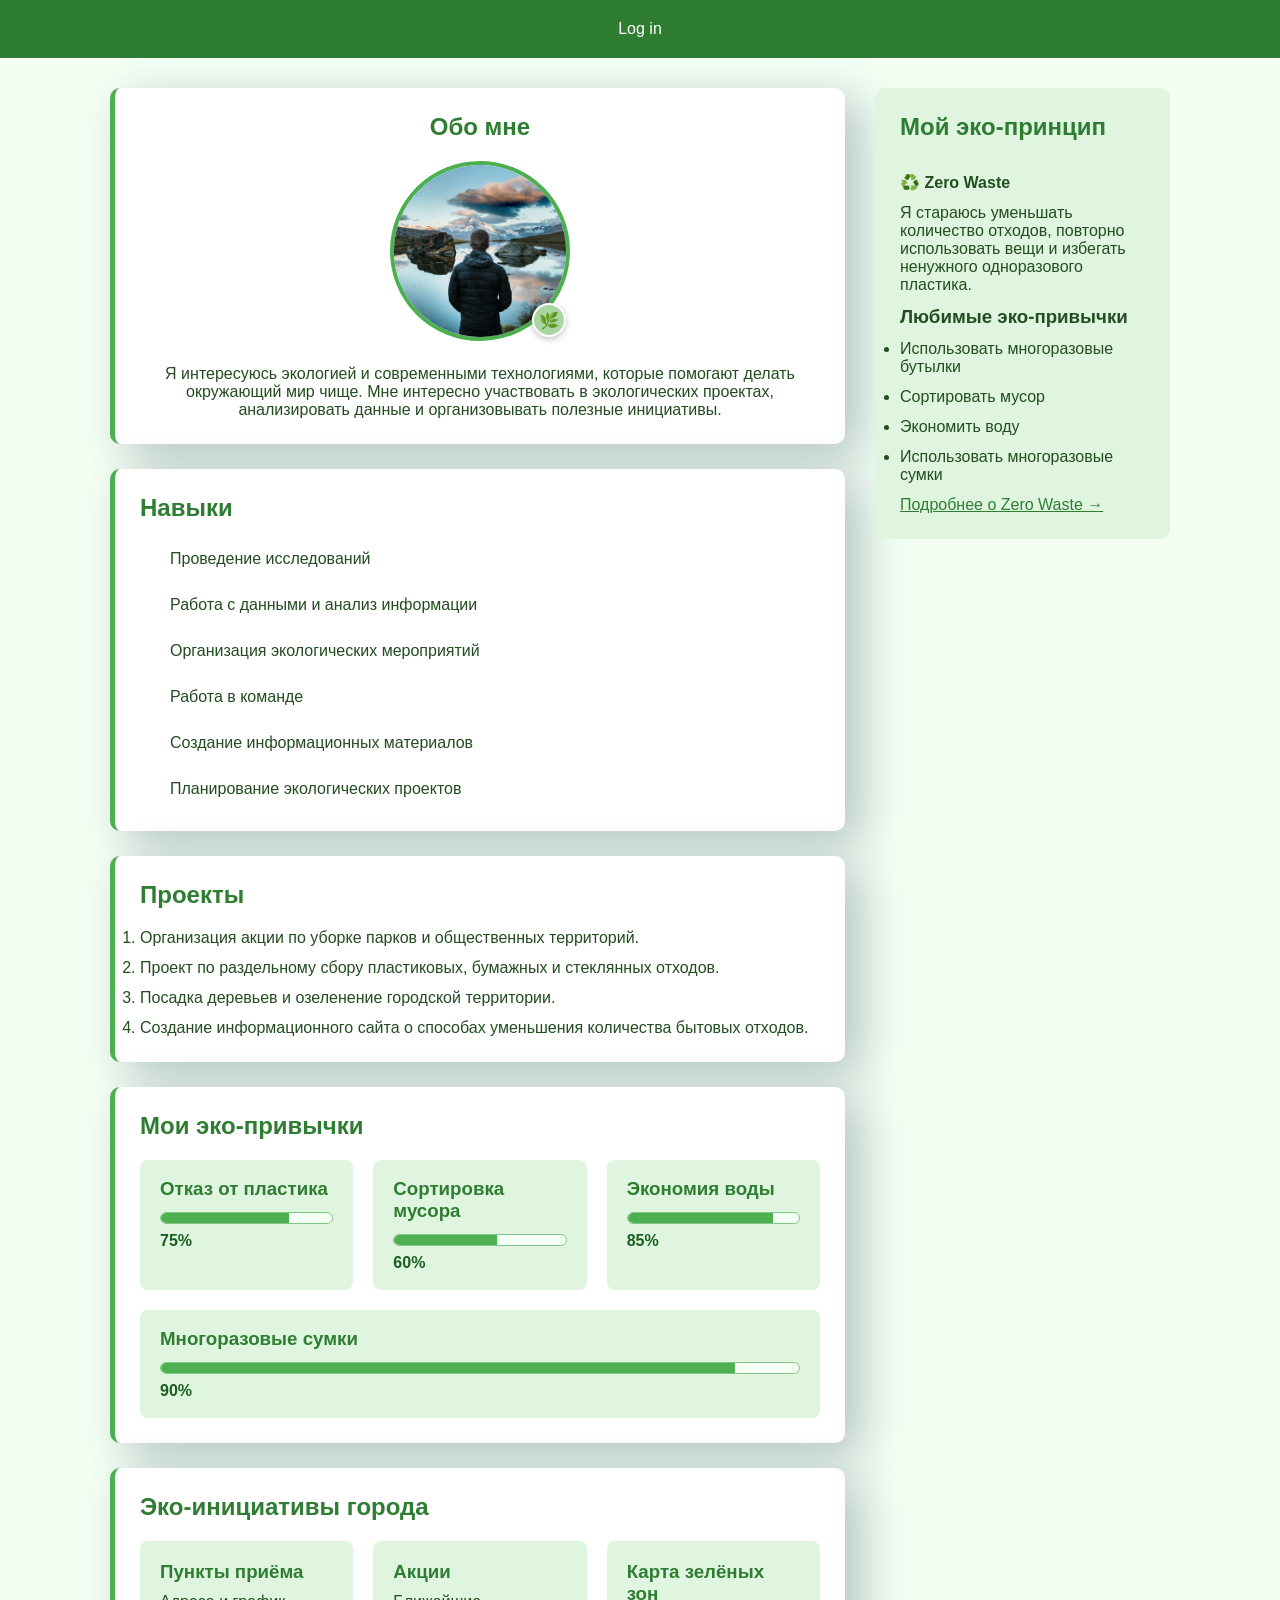
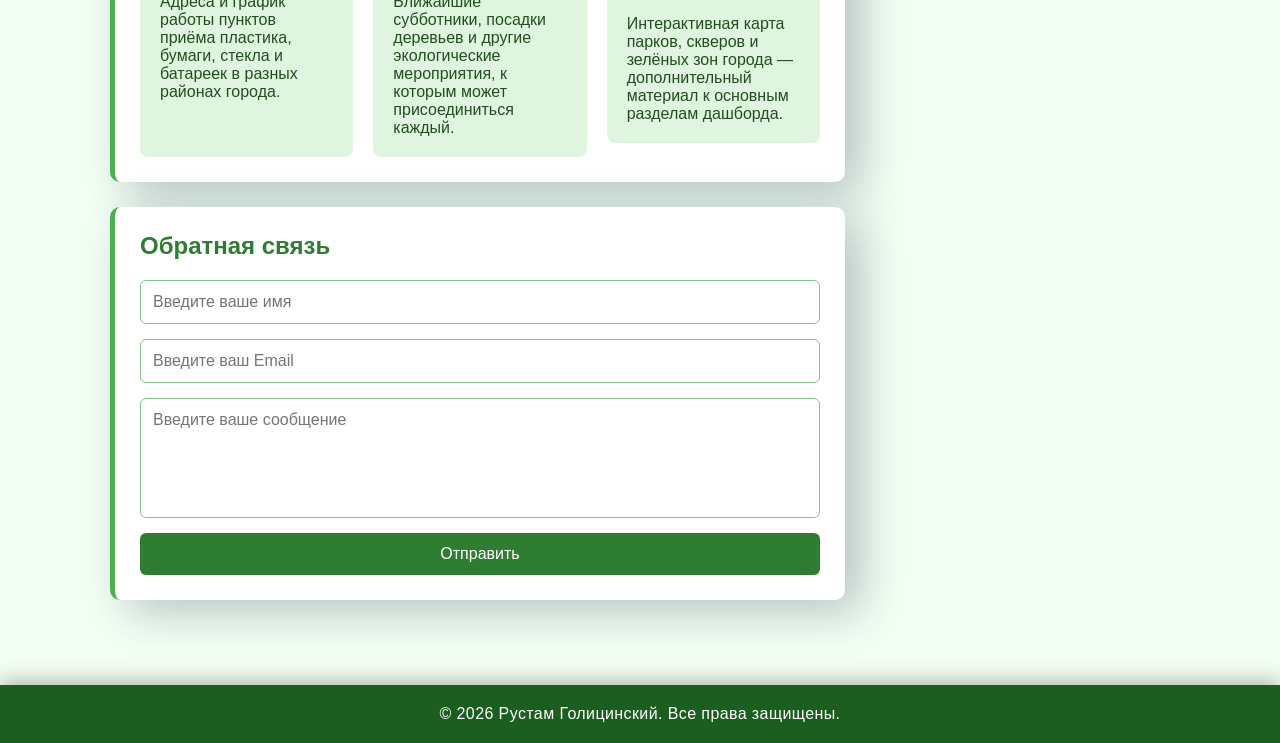
<file: index.html>
<!DOCTYPE html>
<html lang="ru">
<head>
    <meta charset="UTF-8">
    <meta name="viewport" content="width=device-width, initial-scale=1.0">
    <title>О себе — Эко-активист</title>
    <link rel="stylesheet" href="style.css">
</head>
<body>
    <script src="./main.js" defer></script>
<header class="header">
    <a href="#!" id="login-link">Log in</a>
</header>

<div id="login-section" class="hidden">
        <form id="login-form">
            <button type="button" id="close-login" aria-label="Закрыть">&times;</button>
            <label for="access-code">Код доступа:</label>
            <input type="password" id="access-code" required>
            <button type="submit">Войти</button>
        </form>
</div>


        <section id="profile-section" class="hidden">
            <h2 id="profile-greeting"></h2>
        </section>




<div class="container">



    <main>

        <section class="about">
            <h2>Обо мне</h2>

            <div class="avatar-wrap">
                <img
                    src="./image/avatar.jpg!d"
                    alt="Аватар эко-активиста"
                    width="180"
                    height="180"
                    style="border-radius: 50%;"
                >
            </div>

            <p>
                Я интересуюсь экологией и современными технологиями,
                которые помогают делать окружающий мир чище.
                Мне интересно участвовать в экологических проектах,
                анализировать данные и организовывать полезные инициативы.
            </p>
        </section>

        <section>
            <h2>Навыки</h2>

            <ul class="skills">
                <li>Проведение исследований</li>
                <li>Работа с данными и анализ информации</li>
                <li>Организация экологических мероприятий</li>
                <li>Работа в команде</li>
                <li>Создание информационных материалов</li>
                <li>Планирование экологических проектов</li>
            </ul>
        </section>

        <section>
            <h2>Проекты</h2>

            <ol class="projects">
                <li>
                    Организация акции по уборке парков и общественных территорий.
                </li>

                <li>
                    Проект по раздельному сбору пластиковых,
                    бумажных и стеклянных отходов.
                </li>

                <li>
                    Посадка деревьев и озеленение городской территории.
                </li>

                <li>
                    Создание информационного сайта
                    о способах уменьшения количества бытовых отходов.
                </li>
            </ol>
        </section>

        <section class="habits-tracker">
            <h2>Мои эко-привычки</h2>

            <div class="habit-cards">
                <div class="habit-card">
                    <h3>Отказ от пластика</h3>
                    <div
                        class="progress-bar"
                        role="progressbar"
                        aria-valuenow="75"
                        aria-valuemin="0"
                        aria-valuemax="100"
                        aria-label="Отказ от пластика: 75%"
                    >
                        <div class="progress-bar__fill" style="width: 75%;"></div>
                    </div>
                    <p class="progress-bar__label">75%</p>
                </div>

                <div class="habit-card">
                    <h3>Сортировка мусора</h3>
                    <div
                        class="progress-bar"
                        role="progressbar"
                        aria-valuenow="60"
                        aria-valuemin="0"
                        aria-valuemax="100"
                        aria-label="Сортировка мусора: 60%"
                    >
                        <div class="progress-bar__fill" style="width: 60%;"></div>
                    </div>
                    <p class="progress-bar__label">60%</p>
                </div>

                <div class="habit-card">
                    <h3>Экономия воды</h3>
                    <div
                        class="progress-bar"
                        role="progressbar"
                        aria-valuenow="85"
                        aria-valuemin="0"
                        aria-valuemax="100"
                        aria-label="Экономия воды: 85%"
                    >
                        <div class="progress-bar__fill" style="width: 85%;"></div>
                    </div>
                    <p class="progress-bar__label">85%</p>
                </div>

                <div class="habit-card">
                    <h3>Многоразовые сумки</h3>
                    <div
                        class="progress-bar"
                        role="progressbar"
                        aria-valuenow="90"
                        aria-valuemin="0"
                        aria-valuemax="100"
                        aria-label="Многоразовые сумки: 90%"
                    >
                        <div class="progress-bar__fill" style="width: 90%;"></div>
                    </div>
                    <p class="progress-bar__label">90%</p>
                </div>
            </div>
        </section>

        <section class="city-dashboard">
            <h2>Эко-инициативы города</h2>

            <div class="dashboard-grid">
                <div class="dashboard-block">
                    <h3>Пункты приёма</h3>
                    <p>
                        Адреса и график работы пунктов приёма
                        пластика, бумаги, стекла и батареек
                        в разных районах города.
                    </p>
                </div>

                <div class="dashboard-block">
                    <h3>Акции</h3>
                    <p>
                        Ближайшие субботники, посадки деревьев
                        и другие экологические мероприятия,
                        к которым может присоединиться каждый.
                    </p>
                </div>

                <aside class="dashboard-block dashboard-block--map">
                    <h3>Карта зелёных зон</h3>
                    <p>
                        Интерактивная карта парков, скверов
                        и зелёных зон города — дополнительный
                        материал к основным разделам дашборда.
                    </p>
                </aside>
            </div>
        </section>

        <section>
            <h2>Обратная связь</h2>

            <form action="#" method="post">

                <input
                    type="text"
                    name="username"
                    placeholder="Введите ваше имя"
                >

                <input
                    type="email"
                    name="email"
                    placeholder="Введите ваш Email"
                >

                <textarea
                    name="message"
                    placeholder="Введите ваше сообщение"
                ></textarea>

                <button type="submit">
                    Отправить
                </button>

            </form>
        </section>

    </main>

    <aside>
        <h2>Мой эко-принцип</h2>

        <p>
            ♻️ <strong>Zero Waste</strong>
        </p>

        <p>
            Я стараюсь уменьшать количество отходов,
            повторно использовать вещи и избегать
            ненужного одноразового пластика.
        </p>

        <h3>Любимые эко-привычки</h3>

        <ul class="habits__list">
            <li>Использовать многоразовые бутылки</li>
            <li>Сортировать мусор</li>
            <li>Экономить воду</li>
            <li>Использовать многоразовые сумки</li>
        </ul>

        <p>
            <a
                href="https://ru.wikipedia.org/wiki/Zero_waste"
                class="eco-link"
                target="_blank"
                rel="noopener"
            >Подробнее о Zero Waste →</a>
        </p>
    </aside>

</div>

<footer>
    <p>&copy; 2026 Рустам Голицинский. Все права защищены.</p>
</footer>

</body>
</html>
</file>
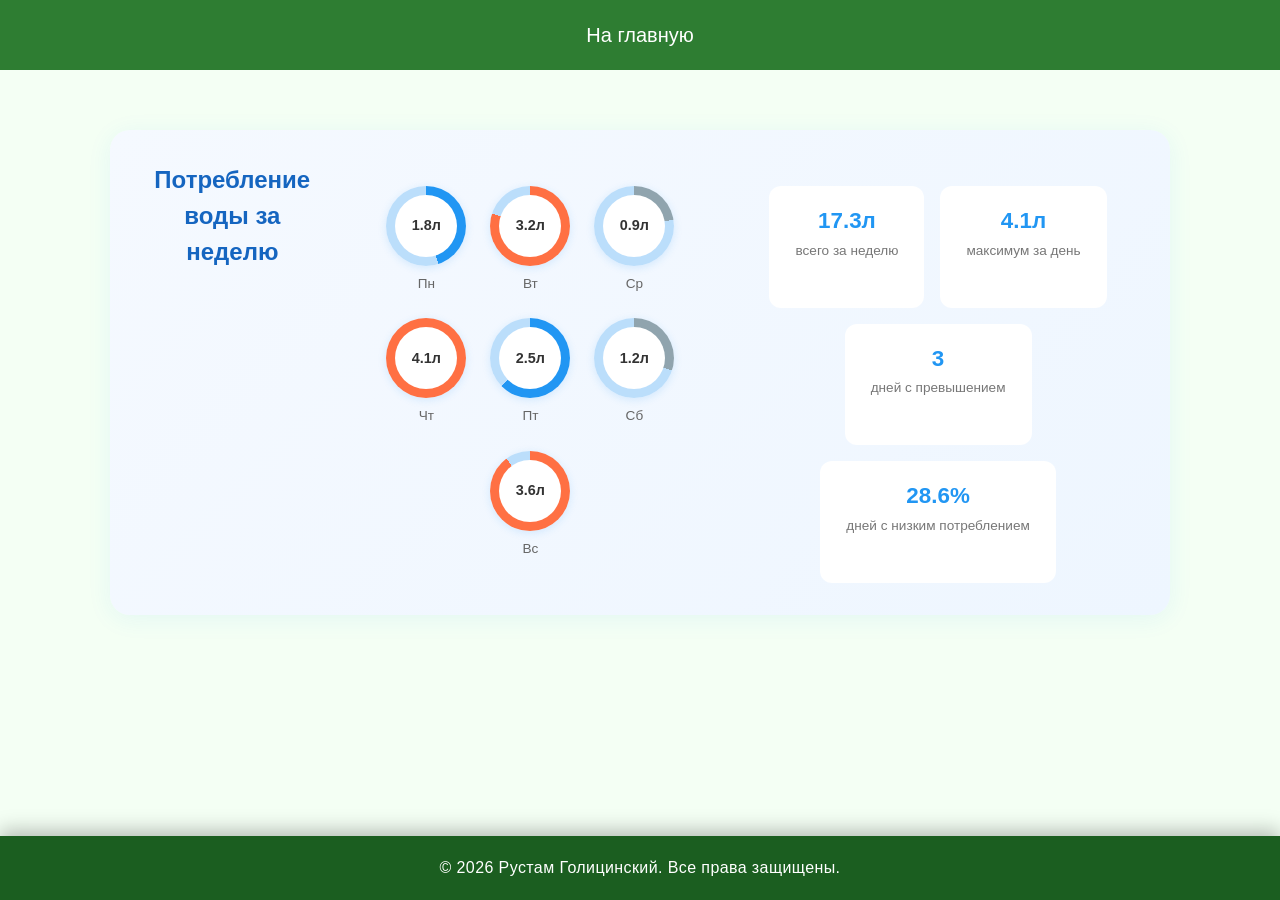
<file: profile/login.html>
<!DOCTYPE html>
<html lang="en">
<head>
    <meta charset="UTF-8">
    <meta name="viewport" content="width=device-width, initial-scale=1.0">
    <title>Document</title>
    <link rel="stylesheet" href="style.css">
    <script src="./app.js" defer></script>
</head>
<body>
    <header class="header">
        <a href="../index.html">На главную</a>
    </header>




    <div class="container">
        <main>
            <div class="container" id="water-section">
                <h2>Потребление воды за неделю</h2>
                <div class="water-grid" id="water-grid"></div>
                <div class="water-summary" id="water-summary"></div>
            </div>
        </main>
    </div>



    <footer>
        <p>&copy; 2026 Рустам Голицинский. Все права защищены.</p>
    </footer>
</body>
</html>
</file>
<file: style.css>
:root {
    --color-primary: #a8d5a2;        /* светло-зелёный — основной цвет темы */
    --color-primary-strong: #4caf50; /* насыщенный зелёный — бордюры, иконка листа */
    --color-accent: #1b5e20;         /* тёмно-зелёный — акцент (footer, visited-ссылки) */
    --color-header: #2e7d32;         /* фон шапки и кнопок */
    --color-bg: #f4fff4;             /* фон страницы */
    --color-surface: #ffffff;        /* фон карточек-секций */
    --color-surface-alt: #dff5df;    /* фон aside */
    --color-text: #234d20;           /* основной текст (проверено: контраст > 4.5:1) */
    --color-border: #81c784;         /* бордюры полей ввода */
    --color-on-dark: #ffffff;        /* текст на тёмном фоне */

    /* Шрифты */
    --font-main: Arial, Helvetica, sans-serif;
    --font-heading: "Segoe UI", Arial, sans-serif;
    --font-size-base: 16px;
}

*, *::before, *::after {
    margin: 0;
    padding: 0;
    box-sizing: border-box;
}

body {
    font-family: var(--font-main);
    font-size: var(--font-size-base);
    background-color: var(--color-bg);
    color: var(--color-text);
    min-height: 100vh;
    display: flex;
    flex-direction: column;
}

header {
    position: static;
    background-color: var(--color-header);

    text-align: center;
    padding: 20px 0;
}

header a {
    margin: 0 0 10px;
    font-family: var(--font-heading);
    color: var(--color-on-dark);
    text-decoration: none;
}

.container {
    max-width: 1100px;
    margin: 30px auto;
    padding: 0 20px;
    display: flex;
    gap: 30px;
    width: 100%;
    flex: 1;
}
.hidden { display: none; }

#login-section {
  position: fixed;
  top: 0;
  left: 0;
  width: 100%;
  height: 100%;
  background: rgba(0, 0, 0, 0.5);
  display: flex;
  align-items: center;
  justify-content: center;
  z-index: 1000;
}

#login-section.hidden {
  display: none;
}

#login-section form {
  background: #fff;
  padding: 2rem;
  border-radius: 10px;
  box-shadow: 0 4px 20px rgba(0, 0, 0, 0.2);
  display: flex;
  flex-direction: column;
  gap: 1rem;
  width: min(90%, 320px);
}

#login-section label {
  font-weight: 600;
}

#login-section input {
  padding: 0.5rem;
  border: 1px solid #ccc;
  border-radius: 6px;
}

#login-section button {
  padding: 0.6rem;
  border: none;
  border-radius: 6px;
  cursor: pointer;
}
#login-section form {
  position: relative;   
}

#close-login {
  position: absolute;
  top: 0.5rem;
  right: 0.75rem;
  background: none;
  border: none;
  font-size: 1.5rem;
  line-height: 1;
  cursor: pointer;
  color: #888;
  padding: 0;
}

#close-login:hover {
  color: #333;
}


main {
    flex: 3;
}

section {
    background-color: var(--color-surface);
    margin-bottom: 25px;
    padding: 25px;
    border-radius: 10px;
    border-left: 5px solid var(--color-primary-strong);
    box-shadow: 17px 12px 47px 0px rgba(34, 60, 80, 0.3);
}

h2 {
    color: var(--color-header);
    font-family: var(--font-heading);
    margin-bottom: 20px;
}

.about {
    text-align: center;
}

.avatar-wrap {
    position: relative;
    display: inline-block;
    margin-bottom: 20px;
}

.about img {
    border: 4px solid var(--color-primary-strong);
    object-fit: cover;
    display: block;

}

.avatar-wrap::after {
    content: "🌿";
    position: absolute;
    right: 4px;
    bottom: 4px;
    width: 34px;
    height: 34px;
    display: flex;
    align-items: center;
    justify-content: center;
    font-size: 16px;
    background-color: var(--color-primary);
    border: 2px solid var(--color-surface);
    border-radius: 50%;
    box-shadow: 0 2px 6px rgba(0, 0, 0, 0.25);
}

@keyframes sprout {
    from {
        opacity: 0;
        transform: translateY(16px) scale(0.85);
    }
    to {
        opacity: 1;
        transform: translateY(0) scale(1);
    }
}

.skills {
    list-style: none;
}

.skills li {
    position: relative;
    padding: 8px 8px 8px 30px;
    margin-bottom: 12px;
    border-radius: 6px;
    opacity: 0;
    animation: sprout 0.6s ease-out forwards;
    transition: background-color 0.25s ease, letter-spacing 0.15s ease;
}

.skills li:last-child {
    margin-bottom: 0;
}

.skills li:nth-child(1) { animation-delay: 0.1s; }
.skills li:nth-child(2) { animation-delay: 0.25s; }
.skills li:nth-child(3) { animation-delay: 0.4s; }
.skills li:nth-child(4) { animation-delay: 0.55s; }
.skills li:nth-child(5) { animation-delay: 0.7s; }
.skills li:nth-child(6) { animation-delay: 0.85s; }

/* :hover — иконка листа через ::before */
.skills li::before {
    content: "";
    position: absolute;
    left: 6px;
    top: 50%;
    transform: translateY(-50%);
    opacity: 0;
    transition: opacity 0.25s ease;
}

.skills li:hover {
    background-color: var(--color-primary);
}

.skills li:hover::before {
    content: "🍃";
    opacity: 1;
}

/* :active — уменьшаем letter-spacing при нажатии */
.skills li:active {
    letter-spacing: -1px;
}

.projects li {
    margin-bottom: 12px;
}
.projects li:last-child {
    margin-bottom: 0;
}

.eco-link {
    color: var(--color-header);
    text-decoration: underline;
    transition: color 0.2s ease, letter-spacing 0.15s ease;
}

.eco-link:visited {
    color: var(--color-accent);
}

.eco-link:hover {
    color: var(--color-accent);
    text-decoration-thickness: 2px;
}

.eco-link:active {
    letter-spacing: 0.5px;
}

.eco-link:focus {
    outline: 2px dashed var(--color-accent);
    outline-offset: 3px;
}

aside {
    flex: 1;
    background-color: var(--color-surface-alt);
    padding: 25px;
    border-radius: 10px;
    height: fit-content;
    display: flex;
    flex-direction: column;
    gap: 12px;
}

aside h2 {
    margin-top: 0;
}

.habits__list {
    display: flex;
    flex-direction: column;
    gap: 12px;
}

form {
    display: flex;
    flex-direction: column;
    gap: 15px;
}

input,
textarea {
    width: 100%;
    padding: 12px;
    border: 1px solid var(--color-border);
    border-radius: 6px;
    font-size: 16px;
    font-family: var(--font-main);
    transition: border-color 0.2s ease, box-shadow 0.2s ease;
}

textarea {
    min-height: 120px;
    resize: none;
}

/* :focus — доступность полей формы */
input:focus,
textarea:focus {
    outline: none;
    border-color: var(--color-accent);
    box-shadow: 0 0 0 3px rgba(76, 175, 80, 0.3);
}

button {
    background-color: var(--color-header);
    color: var(--color-on-dark);
    border: none;
    padding: 12px;
    border-radius: 6px;
    font-size: 16px;
    cursor: pointer;
    transition: background-color 0.2s ease, transform 0.1s ease;
}

button:hover {
    background-color: var(--color-accent);
}

/* :active — визуальный отклик на клик */
button:active {
    background-color: var(--color-accent);
    transform: scale(0.98);
}

button:focus {
    outline: 3px solid var(--color-primary);
    outline-offset: 2px;
}

footer {
    background-color: var(--color-accent);
    color: var(--color-on-dark);
    padding: 20px;
    margin-top: 30px;
}
 footer {
    box-shadow: 0 -6px 18px rgba(0, 0, 0, 0.25);
    text-align: center;
    letter-spacing: 0.4px;
}

@media (max-width: 768px) {
    .container {
        flex-direction: column;
    }
}

/* =========================================================
   Мои эко-привычки — Flex-карточки с прогресс-баром
   ========================================================= */

.habit-cards {
    display: flex;
    flex-wrap: wrap;
    gap: 20px;
}

.habit-card {
    flex: 1 1 100%;
    background-color: var(--color-surface-alt);
    padding: 18px 20px;
    border-radius: 8px;
}

.habit-card h3 {
    color: var(--color-header);
    font-family: var(--font-heading);
    margin-bottom: 12px;
}

.progress-bar {
    width: 100%;
    height: 12px;
    background-color: var(--color-bg);
    border: 1px solid var(--color-border);
    border-radius: 7px;
    overflow: hidden;
}

.progress-bar__fill {
    height: 100%;
    background-color: var(--color-primary-strong);
    border-radius: 7px 0 0 7px;
    transition: width 0.4s ease;
}

.progress-bar__label {
    margin-top: 8px;
    font-weight: bold;
    color: var(--color-accent);
}

/* 1 колонка по умолчанию (мобильные), 2 — планшет, 3 — десктоп */
@media (min-width: 640px) {
    .habit-card {
        flex: 1 1 calc(50% - 10px);
    }
}

@media (min-width: 992px) {
    .habit-card {
        flex: 1 1 calc(33.333% - 14px);
    }
}

/* =========================================================
   Эко-инициативы города — Grid-дашборд
   ========================================================= */

.dashboard-grid {
    display: grid;
    grid-template-columns: 1fr;
    gap: 20px;
}

.dashboard-block {
    display: block;
    background-color: var(--color-surface-alt);
    padding: 20px;
    border-radius: 8px;
}

.dashboard-block h3 {
    color: var(--color-header);
    font-family: var(--font-heading);
    margin-bottom: 10px;
}

/* Мобильный — 1 колонка, все остальные — 3 в ряд */
@media (min-width: 768px) {
    .dashboard-grid {
        grid-template-columns: repeat(3, 1fr);
    }
}
</file>
<file: profile/style.css>
*, *::before, *::after {
  box-sizing: border-box;
}

body, h1, h2, h3, h4, p, figure, blockquote, dl, dd {
  margin: 0;
}

ul[class], ol[class] {
  list-style: none;
  padding: 0;
}

html:focus-within {
  scroll-behavior: smooth;
}

body {
  min-height: 100vh;
  text-rendering: optimizeSpeed;
  line-height: 1.5;
  -webkit-font-smoothing: antialiased;
}

a:not([class]) {
  text-decoration-skip-ink: auto;
}

img, picture, svg, video, canvas {
  max-width: 100%;
  display: block;
}

input, button, textarea, select {
  font: inherit;
}

:root {
    --color-primary: #a8d5a2;        /* светло-зелёный — основной цвет темы */
    --color-primary-strong: #4caf50; /* насыщенный зелёный — бордюры, иконка листа */
    --color-accent: #1b5e20;         /* тёмно-зелёный — акцент (footer, visited-ссылки) */
    --color-header: #2e7d32;         /* фон шапки и кнопок */
    --color-bg: #f4fff4;             /* фон страницы */
    --color-surface: #ffffff;        /* фон карточек-секций */
    --color-surface-alt: #dff5df;    /* фон aside */
    --color-text: #234d20;           /* основной текст (проверено: контраст > 4.5:1) */
    --color-border: #81c784;         /* бордюры полей ввода */
    --color-on-dark: #ffffff;        /* текст на тёмном фоне */

    --font-main: Arial, Helvetica, sans-serif;
    --font-heading: "Segoe UI", Arial, sans-serif;
    --font-size-base: 16px;
}

body{
    font-family: var(--font-main);
    font-size: var(--font-size-base);
    background-color: var(--color-bg);
    color: var(--color-text);
    min-height: 100vh;
    display: flex;
    flex-direction: column;

}
:root {
  --water-color: #2196f3;
  --water-color-light: #bbdefb;
  --water-bg: #f5f9ff;
}

@property --percent {
  syntax: '<number>';
  inherits: false;
  initial-value: 0;
}

#water-section {
  background: linear-gradient(135deg, #f5f9ff 0%, #eef6ff 100%);
  border-radius: 20px;
  padding: 2rem;
  box-shadow: 0 4px 24px rgba(33, 150, 243, 0.08);
}

#water-section h2 {
  text-align: center;
  color: #1565c0;
  margin-bottom: 1.5rem;
}

.water-grid {
  display: flex;
  flex-wrap: wrap;
  gap: 1.5rem;
  justify-content: center;
  margin: 1.5rem 0;
}

.water-day {
  display: flex;
  flex-direction: column;
  align-items: center;
  gap: 0.5rem;
  cursor: pointer;
  transition: transform 0.25s ease;
  animation: fadeInUp 0.5s ease backwards;
}

.water-day:hover {
  transform: translateY(-6px);
}

.water-circle {
  width: 80px;
  height: 80px;
  border-radius: 50%;
  background: conic-gradient(var(--water-color) calc(var(--percent) * 1%), var(--water-color-light) 0);
  display: flex;
  align-items: center;
  justify-content: center;
  position: relative;
  transition: --percent 1s ease, box-shadow 0.25s ease;
  box-shadow: 0 2px 8px rgba(33, 150, 243, 0.15);
}

.water-day:hover .water-circle {
  box-shadow: 0 6px 20px rgba(33, 150, 243, 0.35);
}

.water-circle::before {
  content: '';
  position: absolute;
  width: 62px;
  height: 62px;
  background: #fff;
  border-radius: 50%;
}

.water-circle span {
  position: relative;
  font-weight: 600;
  font-size: 0.9rem;
  color: #333;
  transition: transform 0.25s ease;
}

.water-day:hover .water-circle span {
  transform: scale(1.15);
}

.water-day.exceeded .water-circle { --water-color: #ff7043; }
.water-day.low .water-circle { --water-color: #90a4ae; }

.water-day-label {
  font-size: 0.85rem;
  color: #666;
  transition: color 0.25s ease;
}

.water-day:hover .water-day-label {
  color: var(--water-color);
  font-weight: 600;
}

.water-summary {
  display: flex;
  flex-wrap: wrap;
  gap: 1rem;
  justify-content: center;
  margin-top: 1.5rem;
}

.water-stat {
  background: #fff;
  border-radius: 12px;
  padding: 1rem 1.5rem;
  text-align: center;
  min-width: 140px;
  border: 2px solid transparent;
  transition: transform 0.25s ease, border-color 0.25s ease, box-shadow 0.25s ease;
  animation: fadeInUp 0.5s ease backwards;
}

.water-stat:hover {
  transform: translateY(-4px);
  border-color: var(--water-color);
  box-shadow: 0 8px 20px rgba(33, 150, 243, 0.15);
}

.water-stat strong {
  display: block;
  font-size: 1.4rem;
  color: var(--water-color);
}

.water-stat span {
  font-size: 0.85rem;
  color: #777;
}

@keyframes fadeInUp {
  from { opacity: 0; transform: translateY(12px); }
  to { opacity: 1; transform: translateY(0); }
}

.header{
   position: static;
    background-color: var(--color-header);
    color: var(--color-on-dark);
    text-align: center;
    padding: 20px 0;
}
header a{
  color: var(--color-on-dark);
  text-decoration: none;
  font-size: 20px;  
}
.container{
     max-width: 1100px;
    margin: 30px auto;
    padding: 0 20px;
    display: flex;
    gap: 30px;
    width: 100%;
    flex: 1;
}
main {
    flex: 3;
}
footer {
    background-color: var(--color-accent);
    color: var(--color-on-dark);
    padding: 20px;
    margin-top: 30px;
}
 footer {
    box-shadow: 0 -6px 18px rgba(0, 0, 0, 0.25);
    text-align: center;
    letter-spacing: 0.4px;
}
</file>
